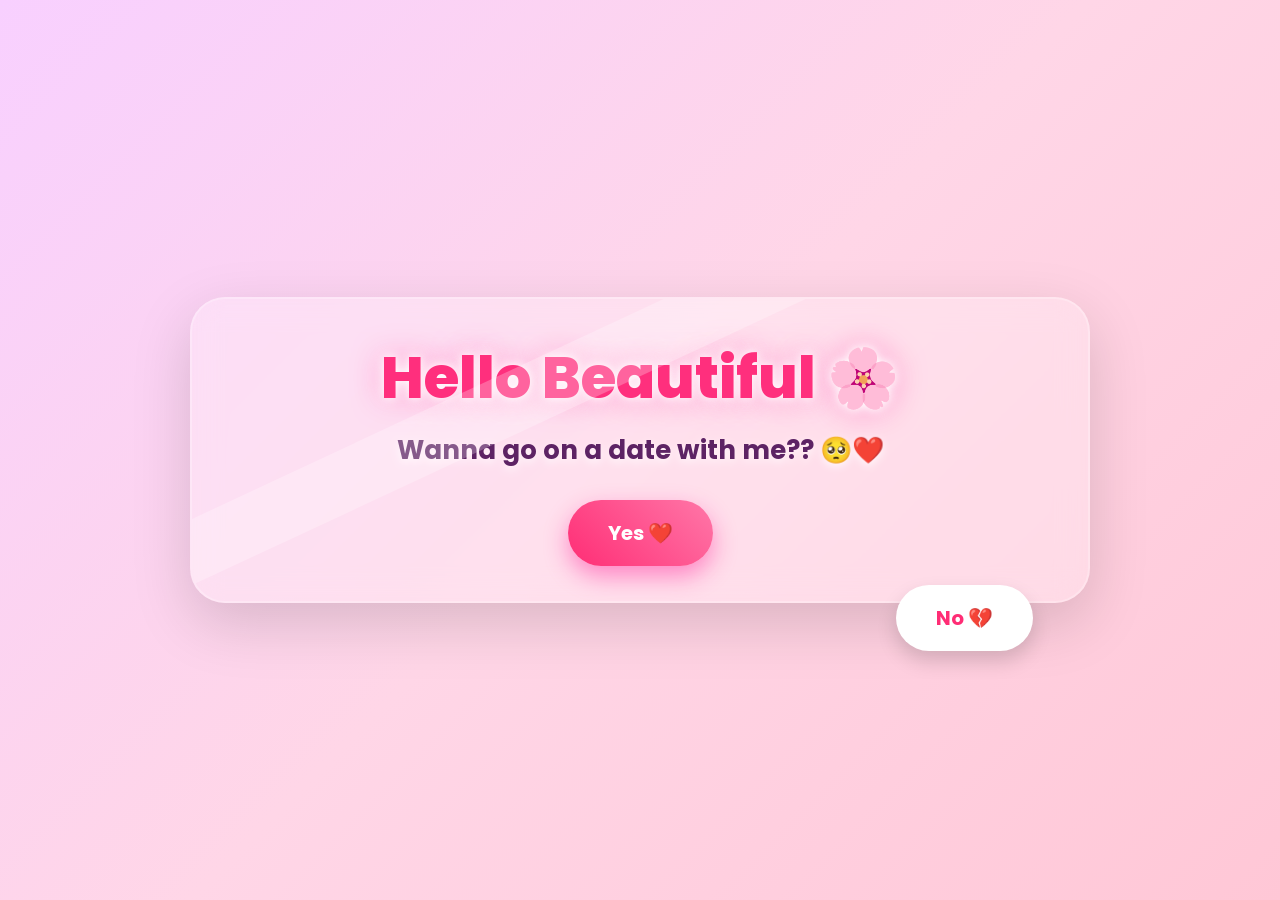
<file: index.html>
<!DOCTYPE html>
<html lang="en">

<head>

    <meta charset="UTF-8">
    <meta name="viewport" content="width=device-width, initial-scale=1.0">

    <title>For My Beautiful ❤️</title>

    <link rel="stylesheet" href="style.css">

    <!-- Google Font -->
    <link href="https://fonts.googleapis.com/css2?family=Poppins:wght@300;400;600;700&display=swap" rel="stylesheet">

</head>

<body>

    <!-- Floating Hearts -->
    <div class="hearts"></div>

    <!-- Animated Background -->
    <div class="background"></div>

    <!-- Main Card -->
    <div class="card">

        <h1>Hello Beautiful 🌸</h1>

        <p class="question">
            Wanna go on a date with me?? 🥺❤️
        </p>

        <!-- YES Button -->
        <div class="buttons">
            <button id="yesBtn">
                Yes ❤️
            </button>
        </div>

    </div>

    <!-- Floating NO Button -->
    <div id="noContainer">

        <button id="noBtn">
            No 💔
        </button>

    </div>

    <script src="script.js"></script>

</body>

</html>
</file>
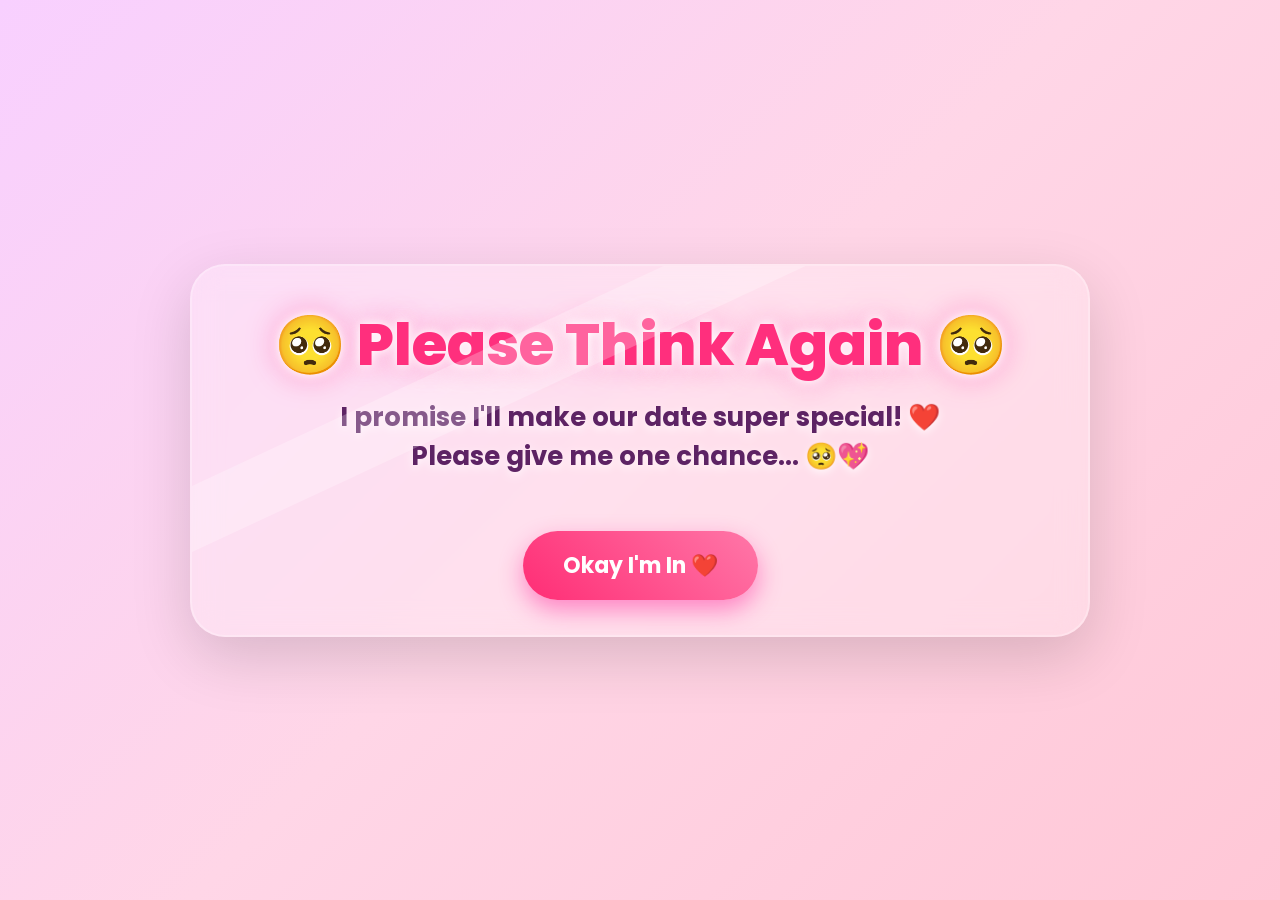
<file: page2.html>
<!DOCTYPE html>
<html lang="en">

<head>

    <meta charset="UTF-8">
    <meta name="viewport" content="width=device-width, initial-scale=1.0">

    <title>Please Think Again 🥺</title>

    <link rel="stylesheet" href="style.css">

    <link href="https://fonts.googleapis.com/css2?family=Poppins:wght@300;400;600;700&display=swap" rel="stylesheet">

</head>

<body>

    <div class="hearts"></div>

    <div class="background"></div>

    <div class="card">

        <h1>🥺 Please Think Again 🥺</h1>

        <p class="question">

            I promise I'll make our date super special! ❤️<br>
            Please give me one chance... 🥺💖

        </p>

        <br>

        <button id="okayBtn">

            Okay I'm In ❤️

        </button>

    </div>

<script>

document.getElementById("okayBtn").onclick=function(){

    window.location.href="page3.html";

}

</script>

</body>

</html>
</file>
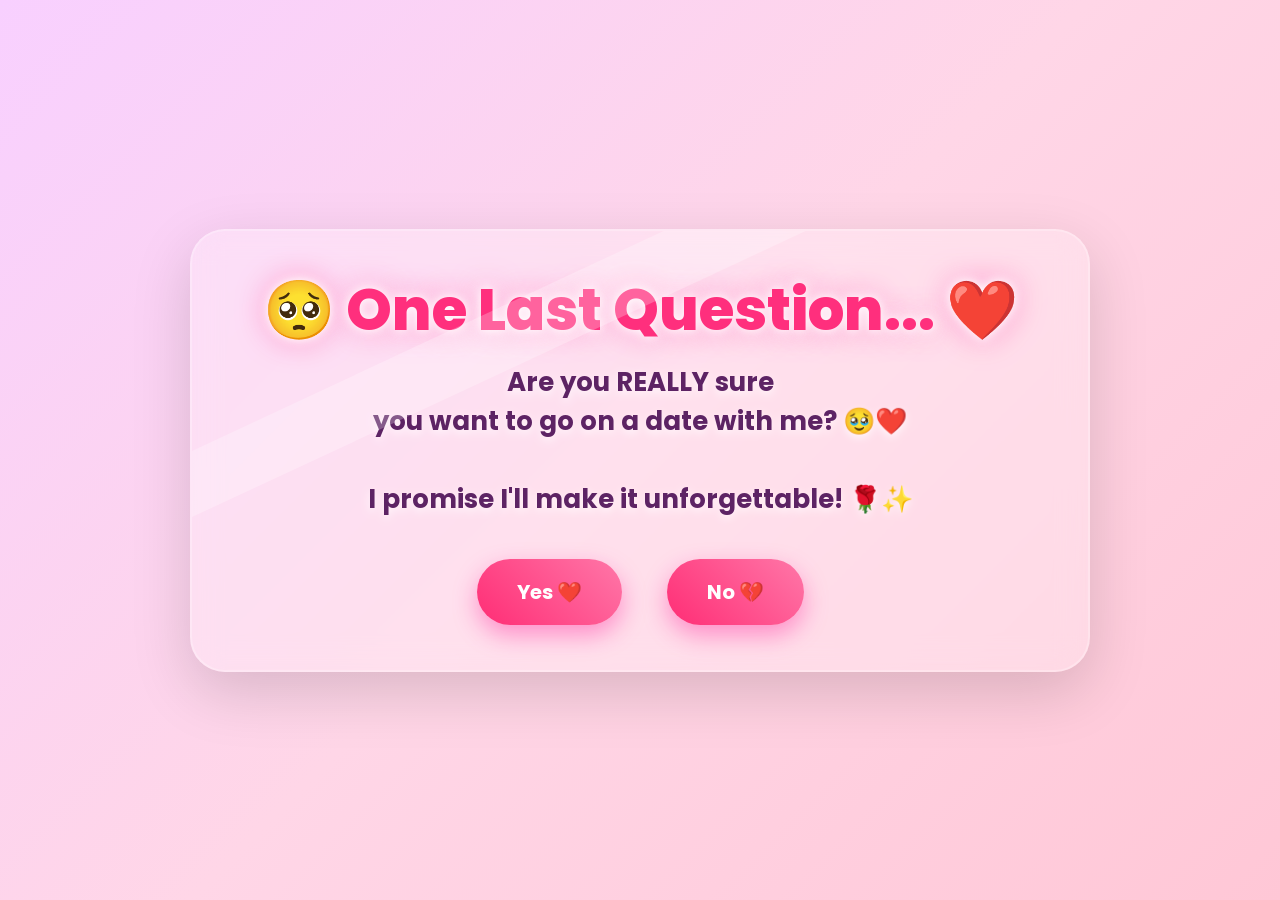
<file: page4.html>
<!DOCTYPE html>
<html lang="en">

<head>

    <meta charset="UTF-8">

    <meta name="viewport" content="width=device-width, initial-scale=1.0">

    <title>One Last Question ❤️</title>

    <link rel="stylesheet" href="style.css">

    <link href="https://fonts.googleapis.com/css2?family=Poppins:wght@300;400;600;700&display=swap" rel="stylesheet">

</head>

<body>

<div class="hearts"></div>

<div class="card">

    <h1>🥺 One Last Question... ❤️</h1>

    <p class="question">

        Are you REALLY sure<br>
        you want to go on a date with me? 🥹❤️

        <br><br>

        I promise I'll make it unforgettable! 🌹✨

    </p>

    <div class="buttons">

        <button id="sureBtn">
            Yes ❤️
        </button>

        <button id="backBtn">
            No 💔
        </button>

    </div>

</div>

<script>

document.getElementById("sureBtn").onclick=function(){

    window.location.href="page5.html";

}

document.getElementById("backBtn").onclick=function(){

    window.location.href="page2.html";

}

</script>

</body>

</html>
</file>
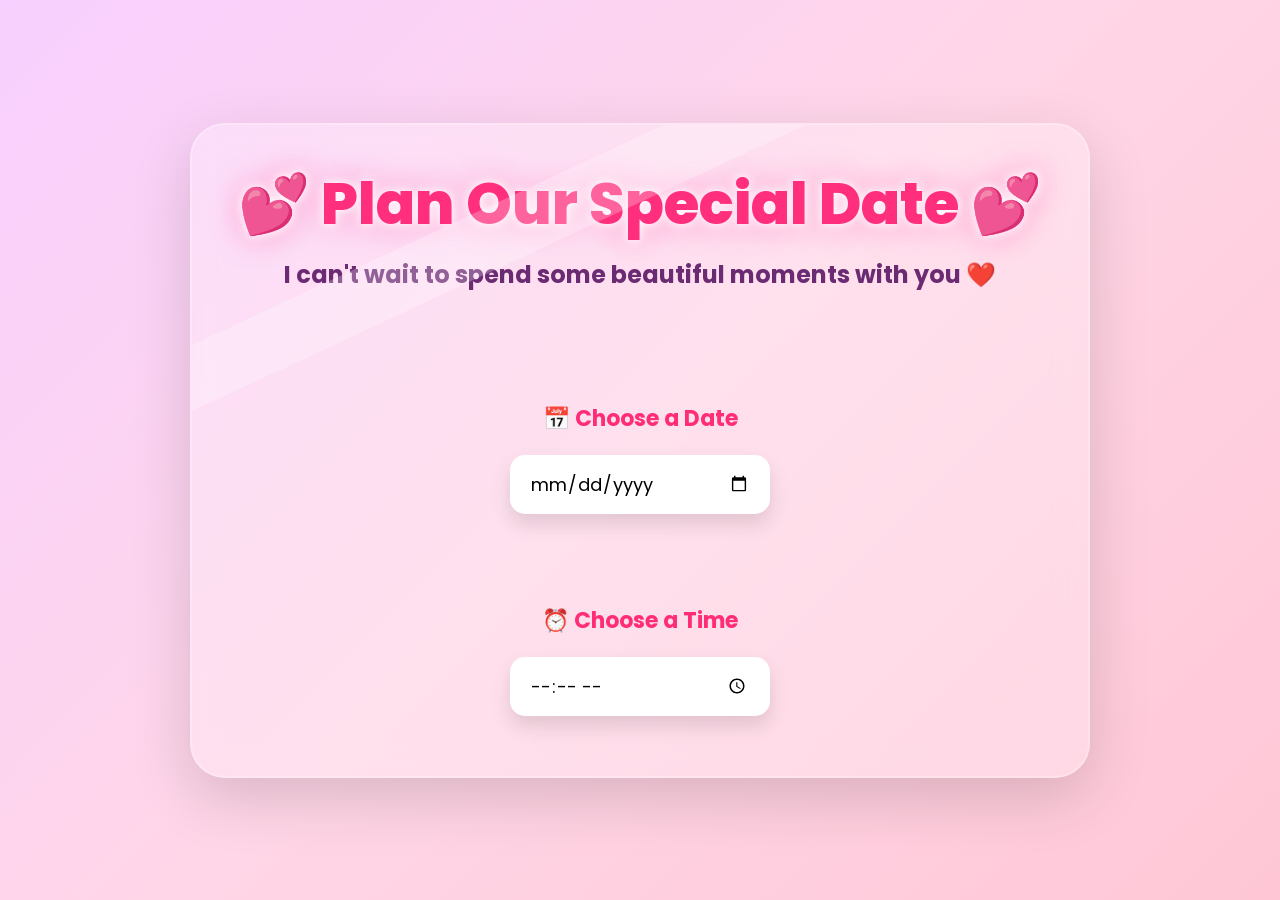
<file: page5.html>
<!DOCTYPE html>
<html lang="en">

<head>

    <meta charset="UTF-8">

    <meta name="viewport" content="width=device-width, initial-scale=1.0">

    <title>Choose Our Date ❤️</title>

    <link rel="stylesheet" href="style.css">

    <link href="https://fonts.googleapis.com/css2?family=Poppins:wght@300;400;600;700&display=swap" rel="stylesheet">

</head>

<body>

    <div class="hearts"></div>

    <div class="card">

        <h1>💕 Plan Our Special Date 💕</h1>

        <h2>I can't wait to spend some beautiful moments with you ❤️</h2>

        <br><br>

        <div class="date-section">

            <label>📅 Choose a Date</label>
            <input type="date" id="datePicker">

            <br><br>

            <label>⏰ Choose a Time</label>
            <input type="time" id="timePicker">

        </div>

        <br>

        <button id="nextBtn" style="display:none;">
            Continue ❤️
        </button>
        <script src="script.js"></script>

    </div>

</body>

</html>
</file>
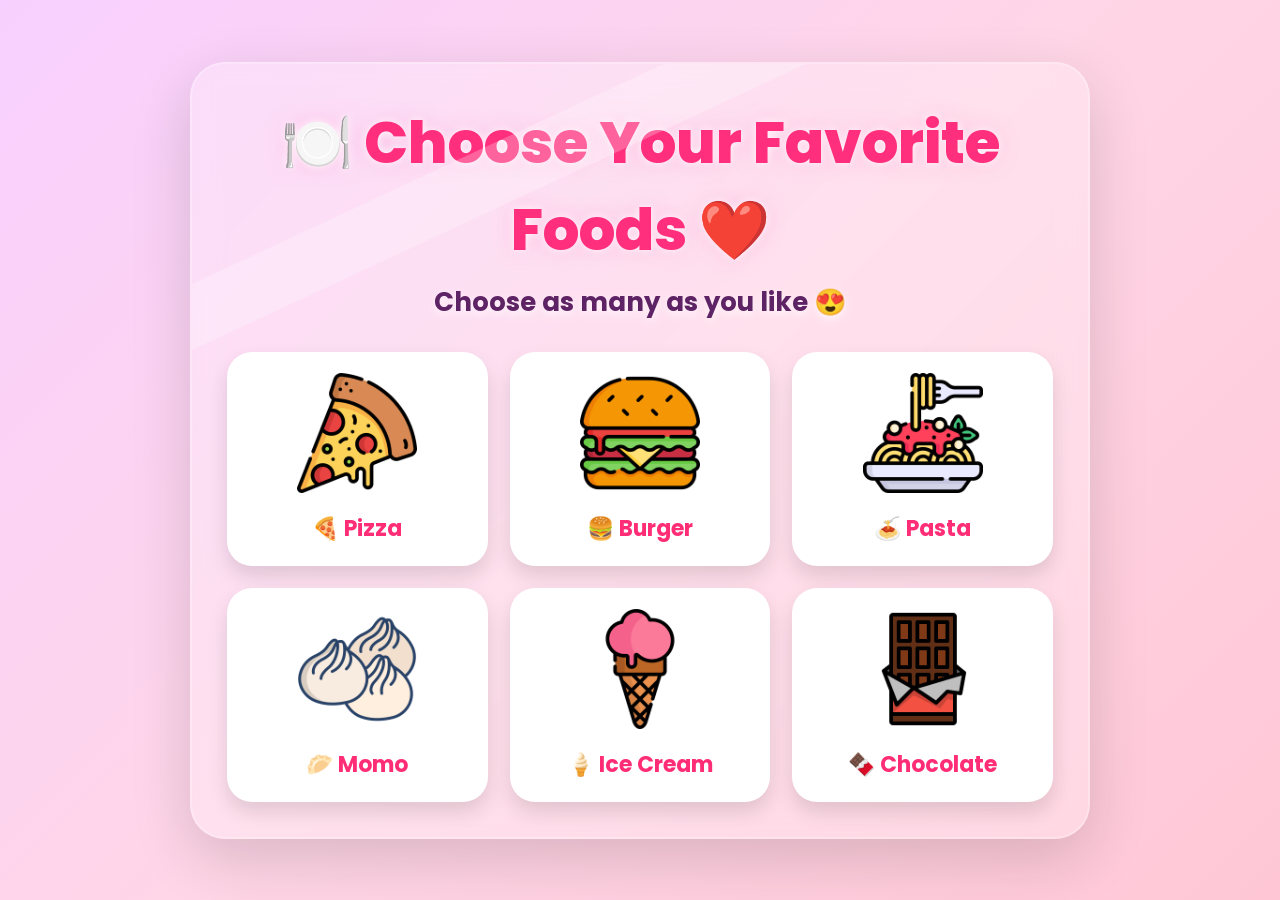
<file: page6.html>
<!DOCTYPE html>
<html lang="en">

<head>

<meta charset="UTF-8">
<meta name="viewport" content="width=device-width, initial-scale=1.0">

<title>Choose Your Favorite Food ❤️</title>

<link rel="stylesheet" href="style.css">

<link href="https://fonts.googleapis.com/css2?family=Poppins:wght@300;400;600;700&display=swap" rel="stylesheet">

</head>

<body>

<div class="hearts"></div>

<div class="card foodPage">

<h1>🍽️ Choose Your Favorite Foods ❤️</h1>

<p class="question">

Choose as many as you like 😍

</p>

<div class="foodGrid">

<div class="foodCard" data-food="Pizza">

<img src="images/foods/pizza.png" alt="Pizza">

<h3>🍕 Pizza</h3>

</div>

<div class="foodCard" data-food="Burger">

<img src="images/foods/burger.png" alt="Burger">

<h3>🍔 Burger</h3>

</div>

<div class="foodCard" data-food="Pasta">

<img src="images/foods/spaghetti.png" alt="Pasta">

<h3>🍝 Pasta</h3>

</div>

<div class="foodCard" data-food="Momo">

<img src="images/foods/momo.png" alt="Momo">

<h3>🥟 Momo</h3>

</div>

<div class="foodCard" data-food="Ice Cream">

<img src="images/foods/ice-cream.png" alt="Ice Cream">

<h3>🍦 Ice Cream</h3>

</div>

<div class="foodCard" data-food="Chocolate">

<img src="images/foods/chocolate.png" alt="Chocolate">

<h3>🍫 Chocolate</h3>

</div>

</div>

<button id="foodNext">

Continue ❤️

</button>

</div>

<script>

const cards=document.querySelectorAll(".foodCard");

const next=document.getElementById("foodNext");

let selected=[];

cards.forEach(card=>{

card.addEventListener("click",()=>{

const food=card.dataset.food;

card.classList.toggle("selected");

if(selected.includes(food)){

selected=selected.filter(item=>item!==food);

}else{

selected.push(food);

}

next.style.display=selected.length>0?"inline-block":"none";

});

});

next.onclick=function(){

localStorage.setItem("foods",JSON.stringify(selected));

window.location.href="page7.html";

}

</script>

</body>

</html>
</file>
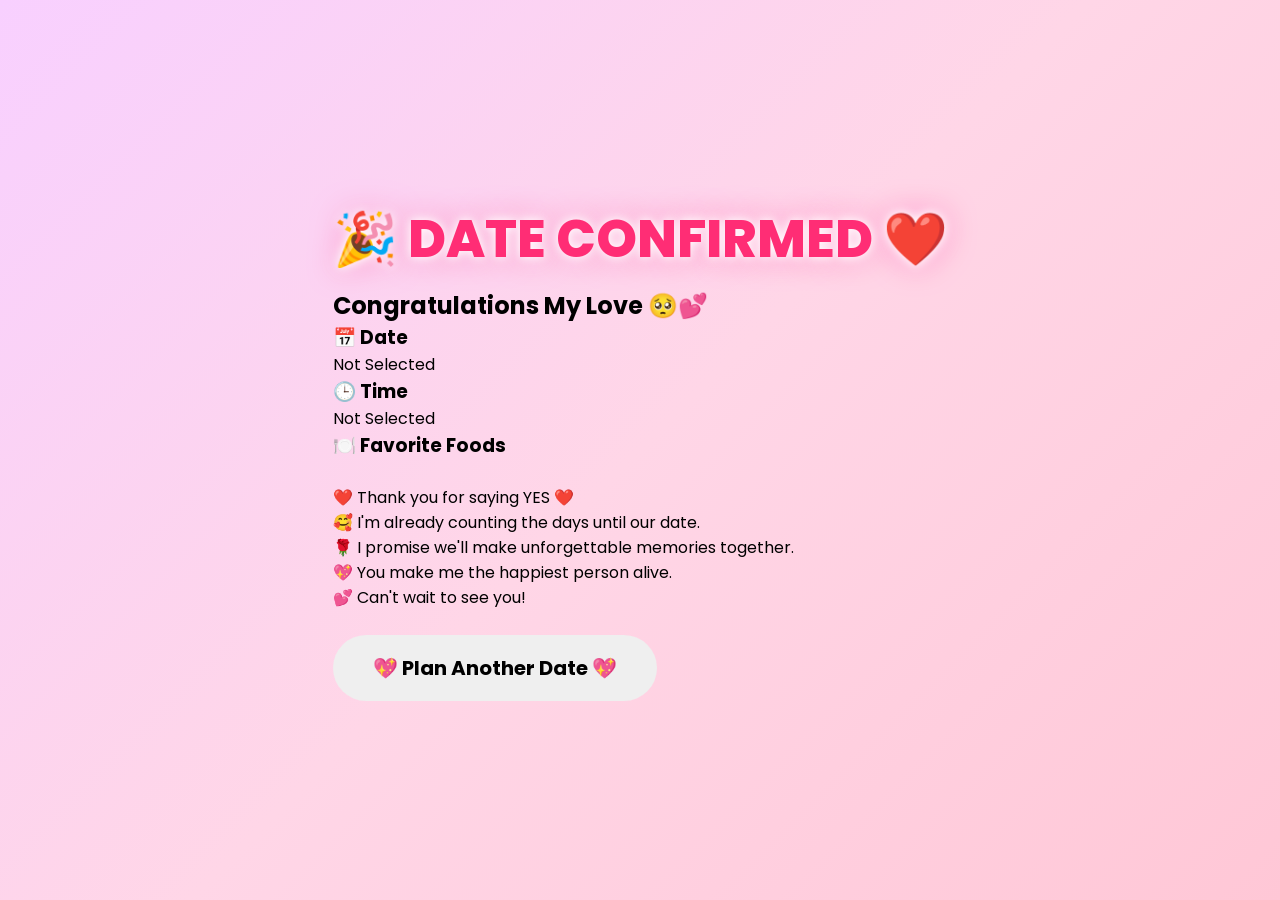
<file: page7.html>
<!DOCTYPE html>
<html lang="en">

<head>
    <meta charset="UTF-8">
    <meta name="viewport" content="width=device-width, initial-scale=1.0">

    <title>Date Confirmed ❤️</title>

    <link rel="stylesheet" href="style.css">

    <link href="https://fonts.googleapis.com/css2?family=Poppins:wght@300;400;600;700;800&display=swap" rel="stylesheet">
</head>

<body>

    <!-- Floating Hearts -->
    <div class="hearts"></div>

    <!-- Main Card -->
    <div class="confirmationCard">

        <h1>🎉 DATE CONFIRMED ❤️</h1>

        <h2>
            Congratulations My Love 🥺💕
        </h2>

        <!-- Summary -->
        <div class="summaryBox">

            <div class="summaryItem">
                <h3>📅 Date</h3>
                <p id="selectedDate"></p>
            </div>

            <div class="summaryItem">
                <h3>🕒 Time</h3>
                <p id="selectedTime"></p>
            </div>

            <div class="summaryItem">
                <h3>🍽️ Favorite Foods</h3>

                <div id="selectedFoods">

                </div>

            </div>

        </div>

        <!-- Romantic Message -->

        <div class="loveMessage">

            <br><p>❤️ Thank you for saying YES ❤️</p>

            <p>🥰 I'm already counting the days until our date.</p>

            <p>🌹 I promise we'll make unforgettable memories together.</p>

            <p>💖 You make me the happiest person alive.</p>

            <p>💕 Can't wait to see you!</p>

        </div>
        <br>

        <!-- Button -->

        <button id="finishBtn">

            💖 Plan Another Date 💖

        </button>

    </div>

    <!-- Script -->

    <script src="script.js"></script>

</body>

</html>
</file>
<file: style.css>
/* =====================================================
   GLOBAL SETTINGS
===================================================== */

*{
    margin:0;
    padding:0;
    box-sizing:border-box;
    font-family:'Poppins',sans-serif;
}

body{

    height:100vh;

    display:flex;

    justify-content:center;

    align-items:center;

    overflow:hidden;

    position:relative;

    background:linear-gradient(
    -45deg,
    #ff9a9e,
    #fad0c4,
    #fbc2eb,
    #a18cd1);

    background-size:400% 400%;

    animation:bg 12s ease infinite;

}

/* =====================================================
   BACKGROUND ANIMATION
===================================================== */

@keyframes bg{

0%{
background-position:0% 50%;
}

50%{
background-position:100% 50%;
}

100%{
background-position:0% 50%;
}

}

/* =====================================================
   GLASS CARD
===================================================== */

.card{

    width:650px;

    max-width:90%;

    padding:60px;

    border-radius:30px;

    text-align:center;

    position:relative;

    overflow:hidden;

    background:rgba(255,255,255,.18);

    backdrop-filter:blur(20px);

    border:2px solid rgba(255,255,255,.25);

    box-shadow:

        0 15px 45px rgba(255,105,180,.35),

        0 0 80px rgba(255,255,255,.15);

    animation:popup .8s ease;

}

/* =====================================================
   CARD APPEAR
===================================================== */

@keyframes popup{

from{

transform:scale(.8);

opacity:0;

}

to{

transform:scale(1);

opacity:1;

}

}

/* =====================================================
   SHINING EFFECT
===================================================== */

.card::before{

content:"";

position:absolute;

width:220%;

height:60px;

background:rgba(255,255,255,.25);

transform:rotate(-25deg);

top:-120px;

left:-250px;

animation:shine 6s linear infinite;

}

@keyframes shine{

0%{

left:-250px;

top:-150px;

}

100%{

left:700px;

top:700px;

}

}

/* =====================================================
   TITLE
===================================================== */

h1{

font-size:50px;

font-weight:800;

color:#ff2d75;

margin-bottom:25px;

text-shadow:

0 0 10px white,

0 0 20px rgba(255,255,255,.9),

0 0 30px hotpink;

}

/* =====================================================
   QUESTION
===================================================== */

.question{

font-size:34px;

font-weight:700;

line-height:1.5;

color:#5b1c5f;

margin-bottom:40px;

text-shadow:0 3px 8px rgba(255,255,255,.8);

}

/* =====================================================
   BUTTON AREA
===================================================== */

.buttons{

display:flex;

justify-content:center;

align-items:center;

gap:25px;

flex-wrap:wrap;

}

/* =====================================================
   ALL BUTTONS
===================================================== */

button{

padding:18px 40px;

font-size:20px;

font-weight:bold;

border:none;

border-radius:50px;

cursor:pointer;

transition:.3s;

}

/* =====================================================
   YES BUTTON
===================================================== */

#yesBtn{

background:linear-gradient(45deg,#ff2d75,#ff77a8);

color:white;

box-shadow:

0 10px 25px rgba(255,20,147,.45);

}

#yesBtn:hover{

transform:scale(1.12);

box-shadow:

0 0 20px hotpink,

0 0 45px hotpink;

}

/* =====================================================
   FLOATING NO BUTTON CONTAINER
===================================================== */

#noContainer{

position:fixed;

left:70%;

top:65%;

z-index:9999;

transition:

left .15s linear,

top .15s linear;

}

/* =====================================================
   NO BUTTON
===================================================== */

#noBtn{

background:white;

color:#ff2d75;

padding:18px 40px;

font-size:20px;

font-weight:bold;

border:none;

border-radius:50px;

cursor:pointer;

box-shadow:

0 10px 20px rgba(0,0,0,.15);

transition:.25s;

}

#noBtn:hover{

transform:scale(1.08);

}

/* =====================================================
   PAGE 2 BUTTON
===================================================== */

#okayBtn{

background:linear-gradient(45deg,#ff2d75,#ff77a8);

color:white;

padding:18px 40px;

font-size:22px;

font-weight:bold;

border:none;

border-radius:50px;

cursor:pointer;

box-shadow:

0 10px 25px rgba(255,20,147,.45);

transition:.3s;

}

#okayBtn:hover{

transform:scale(1.08);

box-shadow:

0 0 20px hotpink,

0 0 40px hotpink;

}

/* =====================================================
   FLOATING HEARTS
===================================================== */

.hearts{

position:fixed;

left:0;

top:0;

width:100%;

height:100%;

pointer-events:none;

overflow:hidden;

}

.heart{

position:absolute;

font-size:22px;

opacity:.75;

animation:float 8s linear forwards;

}

/* =====================================================
   HEART ANIMATION
===================================================== */

@keyframes float{

0%{

transform:translateY(100vh) rotate(0deg);

opacity:0;

}

15%{

opacity:1;

}

100%{

transform:translateY(-120px) rotate(360deg);

opacity:0;

}

}


/* ===========================
   PAGE 3
=========================== */

#continueBtn{

background:linear-gradient(45deg,#ff2d75,#ff77a8);

color:white;

padding:18px 40px;

font-size:22px;

font-weight:bold;

border:none;

border-radius:50px;

cursor:pointer;

transition:.3s;

box-shadow:0 10px 25px rgba(255,20,147,.4);

}

#continueBtn:hover{

transform:scale(1.08);

box-shadow:

0 0 20px hotpink,

0 0 40px hotpink;

}

#confetti{

position:fixed;

left:0;

top:0;

width:100%;

height:100%;

pointer-events:none;

}

/* ===========================
   PAGE 4 BUTTONS
=========================== */

#sureBtn,
#backBtn{

background:linear-gradient(45deg,#ff2d75,#ff77a8);

color:white;

padding:18px 40px;

font-size:20px;

font-weight:bold;

border:none;

border-radius:50px;

cursor:pointer;

transition:.3s;

margin:10px;

box-shadow:0 10px 25px rgba(255,20,147,.4);

}

#sureBtn:hover,
#backBtn:hover{

transform:scale(1.08);

box-shadow:

0 0 20px hotpink,

0 0 40px hotpink;

}

/* ===========================
   PAGE 5
=========================== */

/* ==========================
   DATE & TIME SECTION
========================== */

.date-section{
    display:flex;
    flex-direction:column;
    align-items:center;
    gap:20px;
    margin-top:25px;
}

.date-section label{
    font-size:22px;
    font-weight:700;
    color:#ff2d75;
}

.date-section input{
    width:260px;
    padding:15px 20px;
    font-size:18px;
    border:none;
    outline:none;
    border-radius:15px;
    background:#fff;
    box-shadow:0 10px 20px rgba(0,0,0,.12);
    transition:.3s;
}

.date-section input:focus{
    transform:scale(1.03);
    box-shadow:
        0 0 10px rgba(255,105,180,.4),
        0 10px 25px rgba(255,20,147,.25);
}


/* ==========================
   CONTINUE BUTTON
========================== */

#nextBtn{

    display:none;          /* Hidden initially */

    margin-top:35px;

    padding:18px 50px;

    font-size:20px;

    font-weight:700;

    color:white;

    background:linear-gradient(45deg,#ff2d75,#ff77a8);

    border:none;

    border-radius:50px;

    cursor:pointer;

    transition:.3s;

    box-shadow:0 10px 25px rgba(255,20,147,.4);

    animation:fadeIn .4s ease;
}

#nextBtn:hover{

    transform:translateY(-3px) scale(1.05);

    box-shadow:
        0 0 15px hotpink,
        0 0 35px hotpink;

}

#nextBtn:active{

    transform:scale(.96);

}


/* ==========================
   BUTTON APPEAR ANIMATION
========================== */

@keyframes fadeIn{

    from{
        opacity:0;
        transform:translateY(15px);
    }

    to{
        opacity:1;
        transform:translateY(0);
    }

}

/* =========================================
   PAGE 6 - FOOD SELECTION
========================================= */

*{
    margin:0;
    padding:0;
    box-sizing:border-box;
    font-family:'Poppins',sans-serif;
}

body{

    height:100vh;

    display:flex;

    justify-content:center;

    align-items:center;

    overflow:hidden;

    background:linear-gradient(-45deg,
        #ffd6e7,
        #ffe5ef,
        #ffd1dc,
        #ffe9f5);

    background-size:400% 400%;

    animation:bgMove 15s ease infinite;

}

@keyframes bgMove{

0%{
background-position:0% 50%;
}

50%{
background-position:100% 50%;
}

100%{
background-position:0% 50%;
}

}

.foodPage{

    width:1150px;

    max-width:95%;

    padding:30px;

    border-radius:35px;

    background:rgba(255,255,255,.18);

    backdrop-filter:blur(18px);

    border:2px solid rgba(255,255,255,.25);

    box-shadow:
        0 15px 45px rgba(255,105,180,.25);

}

.foodPage h1{

    text-align:center;

    font-size:48px;

    color:#ff2d75;

    margin-bottom:15px;

    text-shadow:
        0 0 10px white,
        0 0 20px rgba(255,105,180,.35);

}

.question{

    text-align:center;

    font-size:26px;

    font-weight:700;

    color:#5d2364;

    margin-bottom:30px;

}

.foodGrid{

    display:grid;

    grid-template-columns:repeat(3,1fr);

    gap:22px;

}

.foodCard{

    background:white;

    border-radius:25px;

    padding:18px;

    text-align:center;

    cursor:pointer;

    transition:.3s;

    border:3px solid transparent;

    box-shadow:
        0 10px 20px rgba(0,0,0,.12);

}

.foodCard:hover{

    transform:translateY(-8px) scale(1.04);

}

.foodCard.selected{

    border:3px solid hotpink;

    background:#fff2fb;

    box-shadow:

        0 0 18px hotpink,

        0 0 35px rgba(255,105,180,.45);

}

.foodCard img{

    width:120px;

    height:120px;

    object-fit:contain;

    margin-bottom:12px;

    pointer-events:none;

}

.foodCard h3{

    font-size:22px;

    color:#ff2d75;

}

#foodNext{

    display:none;

    margin:30px auto 0;

    padding:16px 55px;

    font-size:22px;

    font-weight:bold;

    color:white;

    border:none;

    border-radius:50px;

    cursor:pointer;

    background:linear-gradient(45deg,#ff2d75,#ff77b8);

    box-shadow:
        0 12px 25px rgba(255,20,147,.4);

    animation:pop .4s ease;

}

#foodNext:hover{

    transform:scale(1.08);

    box-shadow:

        0 0 20px hotpink,

        0 0 40px hotpink;

}

@keyframes pop{

from{

opacity:0;

transform:scale(.5);

}

to{

opacity:1;

transform:scale(1);

}

}

/* MOBILE */

@media(max-width:900px){

.foodGrid{

grid-template-columns:repeat(2,1fr);

}

.foodCard img{

width:100px;

height:100px;

}

}

@media(max-width:600px){

body{

overflow-y:auto;

height:auto;

padding:20px;

}

.foodGrid{

grid-template-columns:1fr;

}

.foodPage{

padding:25px;

}

.foodPage h1{

font-size:36px;

}

.question{

font-size:20px;

}

}
/* ==========================================
   PAGE 7 - DATE CONFIRMED
========================================== */

*{
    margin:0;
    padding:0;
    box-sizing:border-box;
    font-family:'Poppins',sans-serif;
}

body{

    height:100vh;

    display:flex;

    justify-content:center;

    align-items:center;

    overflow:hidden;

    background:linear-gradient(
        -45deg,
        #ff9a9e,
        #fad0c4,
        #fbc2eb,
        #a18cd1
    );

    background-size:400% 400%;

    animation:bg 12s ease infinite;

}

@keyframes bg{

0%{background-position:0% 50%;}

50%{background-position:100% 50%;}

100%{background-position:0% 50%;}

}

/* ========================= */

.card{

    width:750px;

    max-width:92%;

    padding:50px;

    text-align:center;

    border-radius:35px;

    background:rgba(255,255,255,.18);

    backdrop-filter:blur(20px);

    border:2px solid rgba(255,255,255,.25);

    box-shadow:
        0 15px 45px rgba(255,105,180,.35);

    animation:popup .8s;

}

@keyframes popup{

from{

transform:scale(.7);

opacity:0;

}

to{

transform:scale(1);

opacity:1;

}

}

/* ========================= */

h1{

    color:#ff2d75;

    font-size:52px;

    margin-bottom:10px;

}

.subtitle{

    font-size:28px;

    color:#5b1c5f;

    margin-bottom:35px;

    font-weight:600;

}

/* ========================= */

.summary{

    background:rgba(255,255,255,.35);

    border-radius:25px;

    padding:25px;

    margin-bottom:30px;

}

.item{

    margin-bottom:25px;

}

.item h2{

    color:#ff2d75;

    margin-bottom:10px;

}

.item p{

    font-size:24px;

    color:#444;

}

#selectedFoods{

    font-size:22px;

    color:#444;

    line-height:1.8;

}

/* ========================= */

.message{

    font-size:24px;

    color:#5b1c5f;

    line-height:1.8;

    margin-bottom:35px;

    font-weight:600;

}

/* ========================= */

#restartBtn{

    padding:18px 45px;

    font-size:22px;

    border:none;

    border-radius:50px;

    background:linear-gradient(
        45deg,
        #ff2d75,
        #ff77b8
    );

    color:white;

    cursor:pointer;

    font-weight:bold;

    transition:.3s;

    box-shadow:
        0 10px 25px rgba(255,20,147,.4);

}

#restartBtn:hover{

    transform:scale(1.08);

    box-shadow:

        0 0 20px hotpink,

        0 0 40px hotpink;

}

/* ========================= */
/* Floating Hearts */
/* ========================= */

.hearts{

position:fixed;

width:100%;

height:100%;

pointer-events:none;

overflow:hidden;

}

.heart{

position:absolute;

font-size:22px;

animation:float 8s linear infinite;

opacity:.8;

}

@keyframes float{

0%{

transform:translateY(100vh);

opacity:0;

}

20%{

opacity:1;

}

100%{

transform:translateY(-120px);

opacity:0;

}

}

/* ========================= */

@media(max-width:700px){

.card{

padding:30px;

}

h1{

font-size:38px;

}

.subtitle{

font-size:22px;

}

.message{

font-size:20px;

}

}

/* =========================================
   PAGE 7
========================================= */

body{
    margin:0;
    padding:0;
    font-family:'Poppins',sans-serif;
    overflow:hidden;

    display:flex;
    justify-content:center;
    align-items:center;

    height:100vh;

    background:linear-gradient(135deg,#f8d0ff,#ffd6e7,#ffc7d6);
}

.card{

    width:900px;
    max-width:90%;

    background:rgba(255,255,255,.25);

    backdrop-filter:blur(15px);

    border-radius:35px;

    padding:35px;

    text-align:center;

    box-shadow:0 20px 60px rgba(0,0,0,.15);
}

.card h1{

    color:#ff2f7d;

    font-size:58px;

    margin-bottom:10px;
}

.card h2{

    color:#6b2b72;

    margin-bottom:35px;
}

.summary{

    background:white;

    border-radius:25px;

    padding:30px;

    display:grid;

    grid-template-columns:1fr 1fr;

    gap:30px;

    margin-bottom:40px;
}

.info{

    text-align:left;
}

.info h3{

    color:#ff2f7d;

    margin-bottom:10px;
}

.info p{

    font-size:22px;

    color:#555;

    margin:8px 0;
}

.food-list{

    grid-column:1/3;
}

.food-list p{

    font-size:24px;

    margin:10px 0;
}

.message{

    font-size:30px;

    color:#662d66;

    line-height:1.7;

    font-weight:600;

    margin-bottom:30px;
}

#restartBtn{

    border:none;

    background:linear-gradient(45deg,#ff4b91,#ff70b8);

    color:white;

    padding:18px 55px;

    border-radius:50px;

    font-size:24px;

    font-weight:bold;

    cursor:pointer;

    transition:.3s;

    box-shadow:0 10px 30px rgba(255,0,128,.35);
}

#restartBtn:hover{

    transform:translateY(-4px) scale(1.05);

    box-shadow:0 15px 40px rgba(255,0,128,.45);
}

.heart{

    position:fixed;

    top:-20px;

    animation:fall linear forwards;

    pointer-events:none;
}

@keyframes fall{

    to{

        transform:translateY(110vh);

        opacity:0;
    }
}


/* ======================================================
   MOBILE RESPONSIVE
====================================================== */

@media screen and (max-width: 768px){

    html{
        font-size:14px;
    }

    body{
        padding:15px;
        overflow-x:hidden;
    }

    /* Main Cards */

    .card,
    .confirmationCard{
        width:95%;
        max-width:420px;
        padding:25px 18px;
        border-radius:25px;
        margin:20px auto;
    }

    /* Titles */

    h1{
        font-size:2rem !important;
        line-height:1.2;
    }

    h2{
        font-size:1.2rem !important;
    }

    h3{
        font-size:1rem !important;
    }

    p{
        font-size:0.95rem;
    }

    /* Buttons */

    button,
    #yesBtn,
    #noBtn,
    #nextBtn,
    #foodNext,
    #finishBtn{

        width:100%;
        max-width:320px;
        padding:14px 20px;
        font-size:18px;
        border-radius:50px;
        margin-top:15px;

    }

    /* Page 5 */

    .date-section{

        width:100%;
        gap:15px;

    }

    .date-section label{

        font-size:18px;

    }

    .date-section input{

        width:90%;
        max-width:300px;

        font-size:17px;

        padding:12px 15px;

    }

    /* Page 6 Food Grid */

    .foodGrid{

        display:grid;

        grid-template-columns:repeat(2,1fr);

        gap:15px;

    }

    .foodCard{

        padding:15px 10px;

        border-radius:20px;

    }

    .foodCard img{

        width:75px;
        height:75px;
        object-fit:contain;

    }

    .foodCard h3{

        font-size:18px;

    }

    /* Page 7 */

    .summaryBox{

        padding:18px;

    }

    .summaryItem{

        margin-bottom:18px;

    }

    .loveMessage{

        font-size:16px;

        line-height:1.8;

    }

    /* Floating Hearts */

    .heart{

        font-size:20px !important;

    }

}



/* ======================================================
   EXTRA SMALL PHONES
====================================================== */

@media screen and (max-width:480px){

    html{
        font-size:13px;
    }

    h1{
        font-size:1.7rem !important;
    }

    h2{
        font-size:1.05rem !important;
    }

    .foodGrid{

        grid-template-columns:1fr 1fr;

        gap:12px;

    }

    .foodCard{

        padding:12px;

    }

    .foodCard img{

        width:60px;
        height:60px;

    }

    .foodCard h3{

        font-size:16px;

    }

    button{

        font-size:16px;

        padding:13px 18px;

    }

}
</file>
